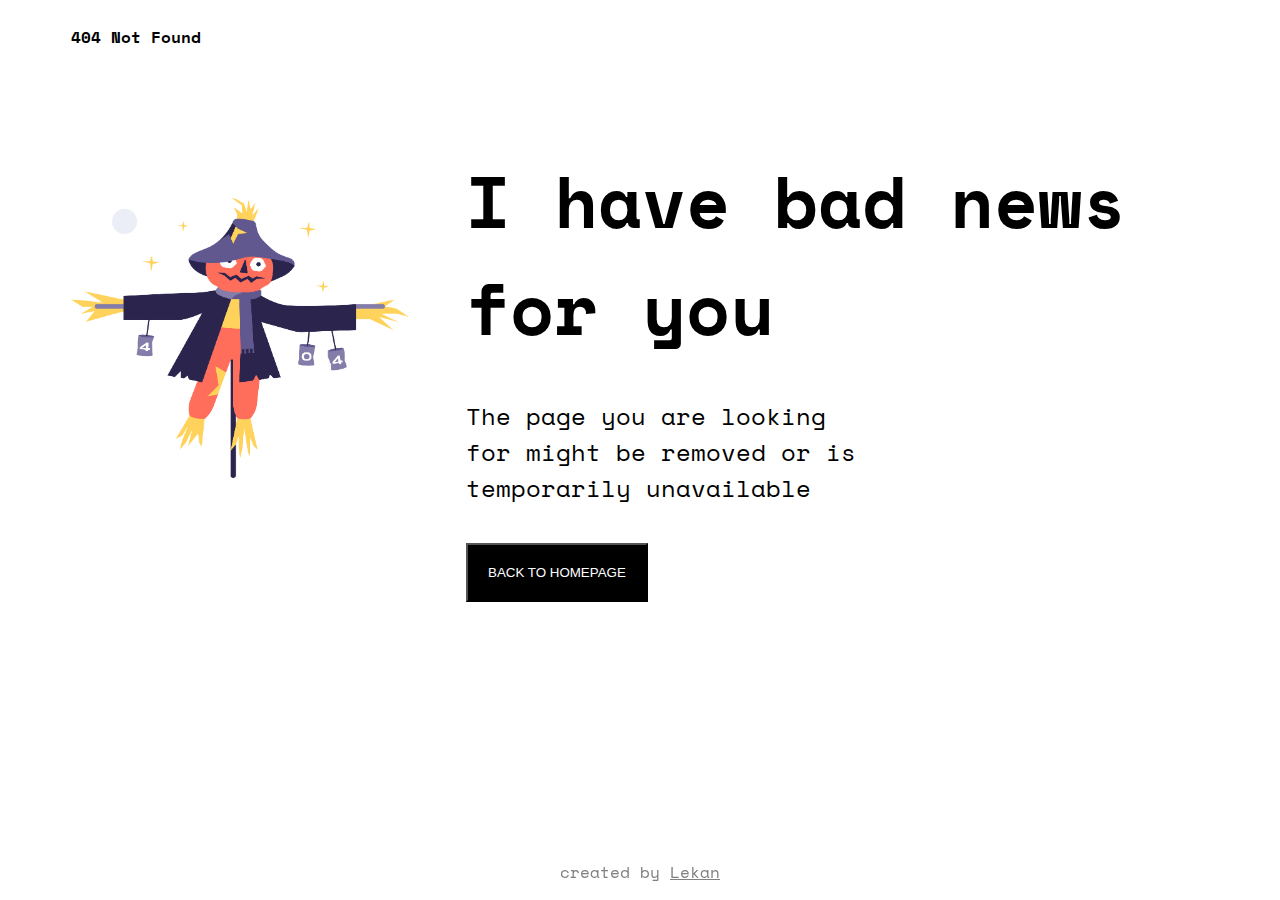
<file: 404-not-found-master/index.html>
<!DOCTYPE html>
<html lang="en">
<head>
  <meta charset="UTF-8">
  <meta http-equiv="X-UA-Compatible" content="IE=edge">
  <meta name="viewport" content="width=device-width, initial-scale=1.0">
  <title>404 Not Found</title>
  <link rel="stylesheet" href="style.css">
  <link rel="preconnect" href="https://fonts.gstatic.com">
  <link href="https://fonts.googleapis.com/css2?family=Space+Mono&display=swap" rel="stylesheet">
</head>
<body>
  <header class="not-found-header">
    404 Not Found
  </header>
  <div class="wrapper">
    <picture class="col-1">
      <img src="./images/Scarecrow.png" alt="myscarecrow">
    </picture>

    <div class="col-3">
    <p class="bold title">I have bad news for you</p>
    <p class="body">The page you are looking for might be removed or is temporarily unavailable</p>
    <button class="child"> BACK TO HOMEPAGE</button>
    </div>
    <footer>
      <p class="footer-text">created by <span class="underline"> <a href="https://github.com/Areezy"> Lekan</a>
    </footer>

  </div>
</body>
</html>
</file>
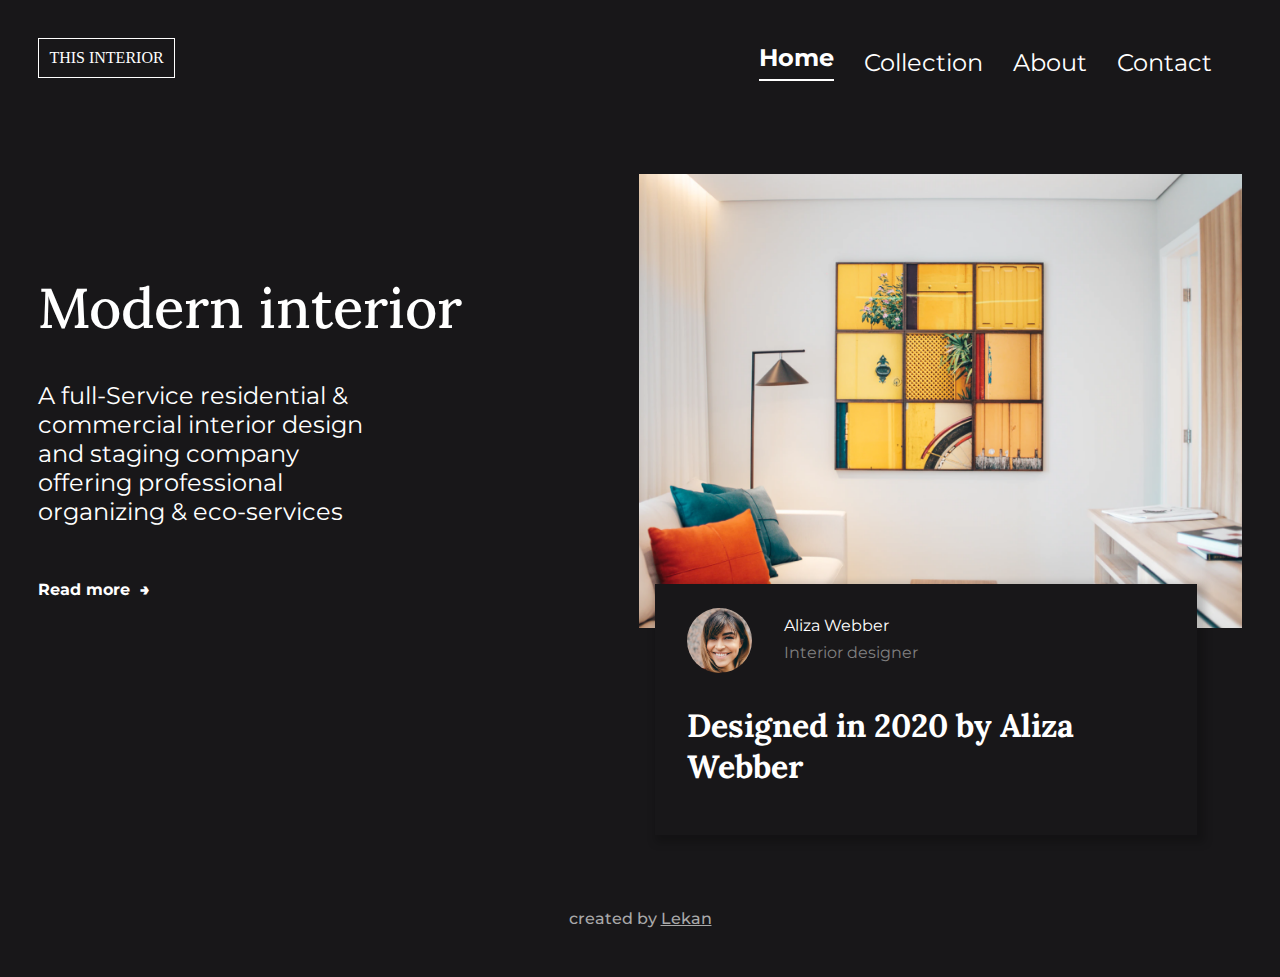
<file: interior-consultant-master/index.html>
<!DOCTYPE html>
<html lang="en">
  <head>
    <meta charset="UTF-8" />
    <meta http-equiv="X-UA-Compatible" content="IE=edge" />
    <meta name="viewport" content="width=device-width, initial-scale=1.0" />
    <title>Interior Consultant Company</title>
    <link rel="stylesheet" href="styles.css" />
    <link rel="preconnect" href="https://fonts.googleapis.com" />
    <link rel="preconnect" href="https://fonts.gstatic.com" crossorigin />
    <link
      href="https://fonts.googleapis.com/css2?family=Lora:wght@500;700&family=Montserrat:wght@400;500;700&display=swap"
      rel="stylesheet"
    />
  </head>
  <body>
    <header class="header">
      <div class="title active">THIS INTERIOR</div>
      <img src="./images/menu.png" alt="menu image" class="menu active" />
      <div class="header-container inactive">
        <img src="./images/close.png" alt="" class="close-menu inactive" />
      </div>
      <nav class="inactive active-desktop">
        <ul class="expanded-list desktop-nav">
          <li class="expanded-list-items active-list">Home</li>
          <li class="expanded-list-items">Collection</li>
          <li class="expanded-list-items">About</li>
          <li class="expanded-list-items">Contact</li>
        </ul>
      </nav>
    </header>
    <main>
      <div class="left-desktop-column">
        <h1 class="page-header active">Modern interior</h1>
        <p class="page-body active">
          A full-Service residential & commercial interior design and staging
          company offering professional organizing & eco-services
        </p>
        <div class="read-more-flex-container active">
          <p class="read-more active">
            Read more <span class="arrow-right active">&#8594;</span>
          </p>
        </div>
      </div>
      <div class="right-column-desktop">
        <div class="room-image-container active">
          <img src="./images/photo1.png" alt="room-image" class="room-image" />
        </div>
        <div class="info-card active">
          <div class="info-card-header">
            <img
              src="./images/photo2.png"
              alt="designer-image"
              class="designer-image"
            />
            <div class="info-card-namerole">
              <p class="designer-name">Aliza Webber</p>
              <p class="designer-role">Interior designer</p>
            </div>
          </div>
          <p class="designed-date">Designed in 2020 by Aliza Webber</p>
        </div>
      </div>
    </main>

    <footer class="active">
      <div>
        created by
        <span><a href="https://github.com/Areezy" target="_blank">Lekan</a></span>

      </div>
    </footer>
  </body>
  <script src="./scripts/scripts.js"></script>
</html>
</file>
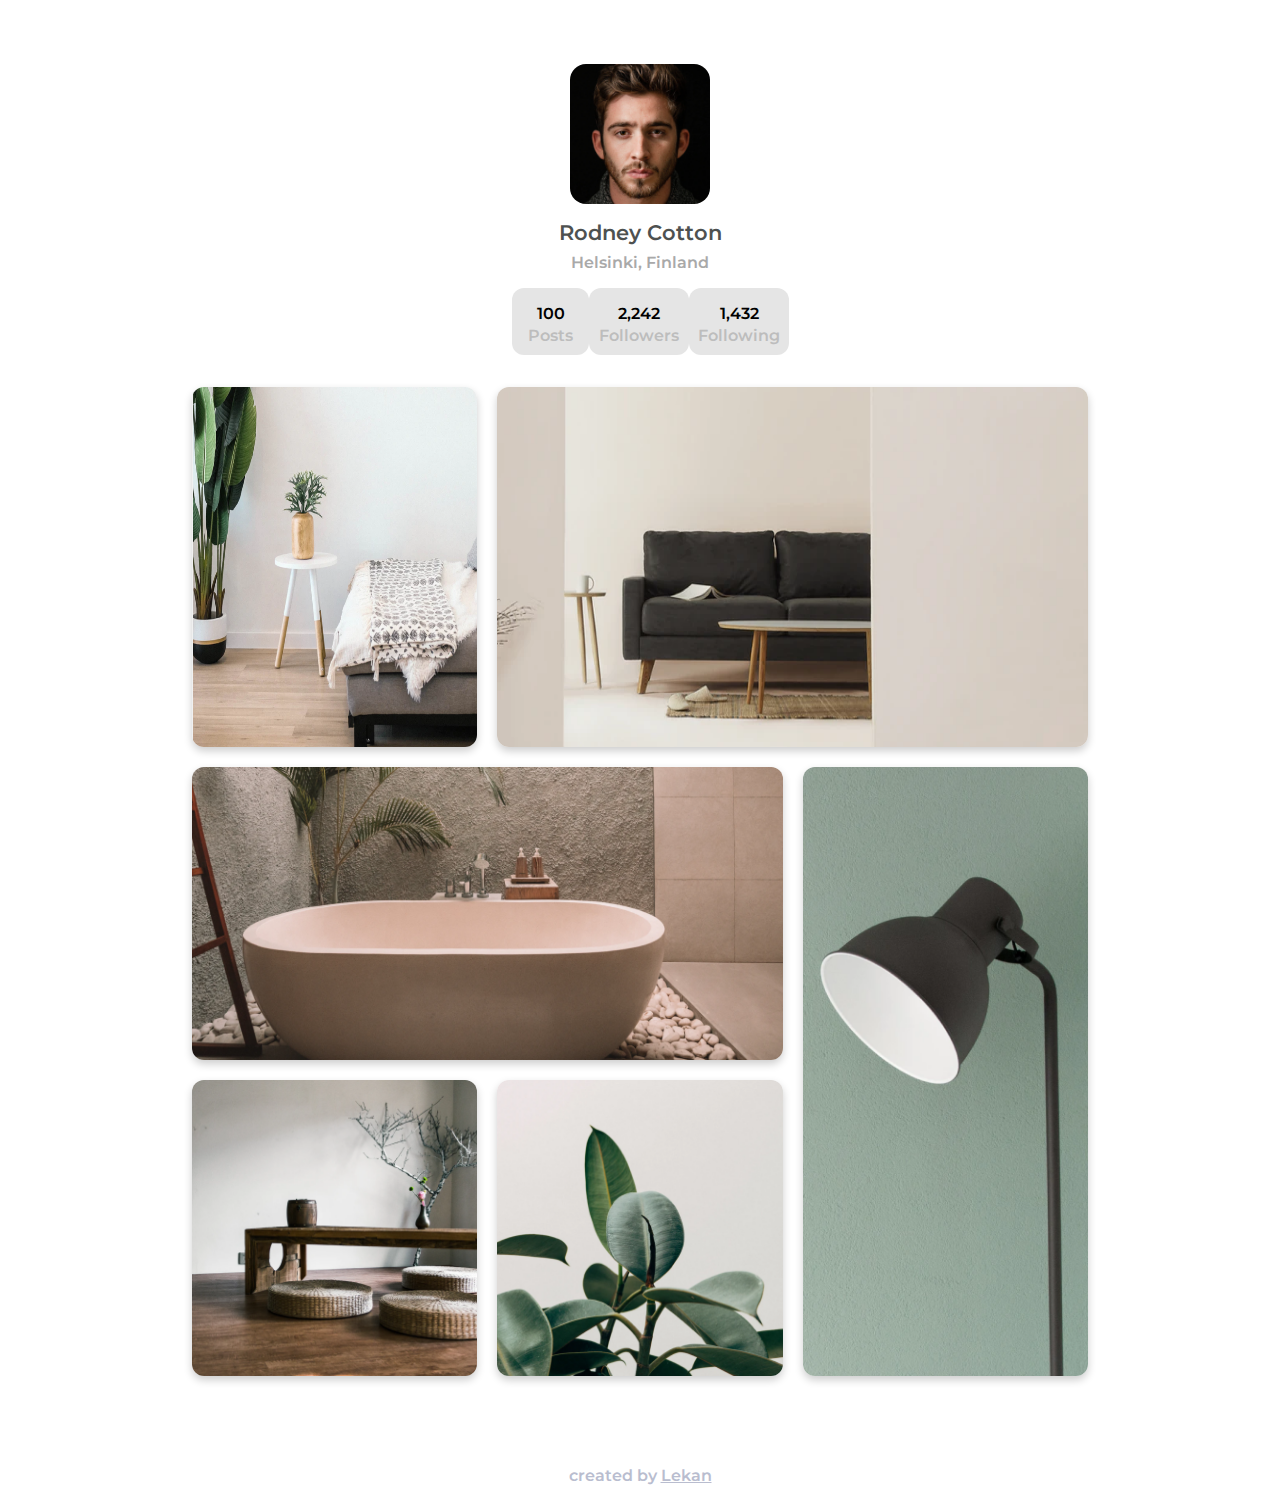
<file: my-gallery-master/index.html>
<!DOCTYPE html>
<html lang="en">
  <head>
    <meta charset="UTF-8" />
    <meta http-equiv="X-UA-Compatible" content="IE=edge" />
    <meta name="viewport" content="width=device-width, initial-scale=1.0" />
    <title>My Gallery Page</title>
    <link rel="stylesheet" href="./styles.css" />
    <link rel="preconnect" href="https://fonts.googleapis.com" />
    <link rel="preconnect" href="https://fonts.gstatic.com" crossorigin />
    <link
      href="https://fonts.googleapis.com/css2?family=Montserrat:wght@600&display=swap"
      rel="stylesheet"
    />
  </head>
  <body>
    <div class="profile">
      <img src="./images/profilePhoto.png" alt="" class="profile-picture" />
      <p class="profile-name">Rodney Cotton</p>
      <p class="profile-address">Helsinki, Finland</p>
    </div>
    <div class="profile-stats">
      <div class="post-stats">
        <p class="stat">100</p>
        <p class="stat-type">Posts</p>
      </div>
      <div class="followers-stats">
        <p class="stat">2,242</p>
        <p class="stat-type">Followers</p>
      </div>
      <div class="following-stats">
        <p class="stat">1,432</p>
        <p class="stat-type">Following</p>
      </div>
    </div>
    <div class="profile-gallery">
      <figure class="first-image">
        <img src="./images/photo1.png" alt="" class=>
      </figure>
      <figure class="second-image">
        <img src="./images/photo2.png" alt="" />
      </figure>
      <figure class="third-image">
        <img src="./images/photo3.png" alt="" />
      </figure>
      <figure class="fourth-image">
        <img src="./images/photo_4.png" alt="" />
      </figure>
      <figure class="fifth-image">
        <img src="./images/photo5.png" alt="" />
      </figure>
      <figure class="sixth-image">
        <img src="./images/photo6.png" alt="" />
      </figure>
    </div>
    <footer>
      created by
      <span><a href="https://github.com/Areezy" target="_blank">Lekan</a></span>
    </footer>
  </body>
</html>
</file>
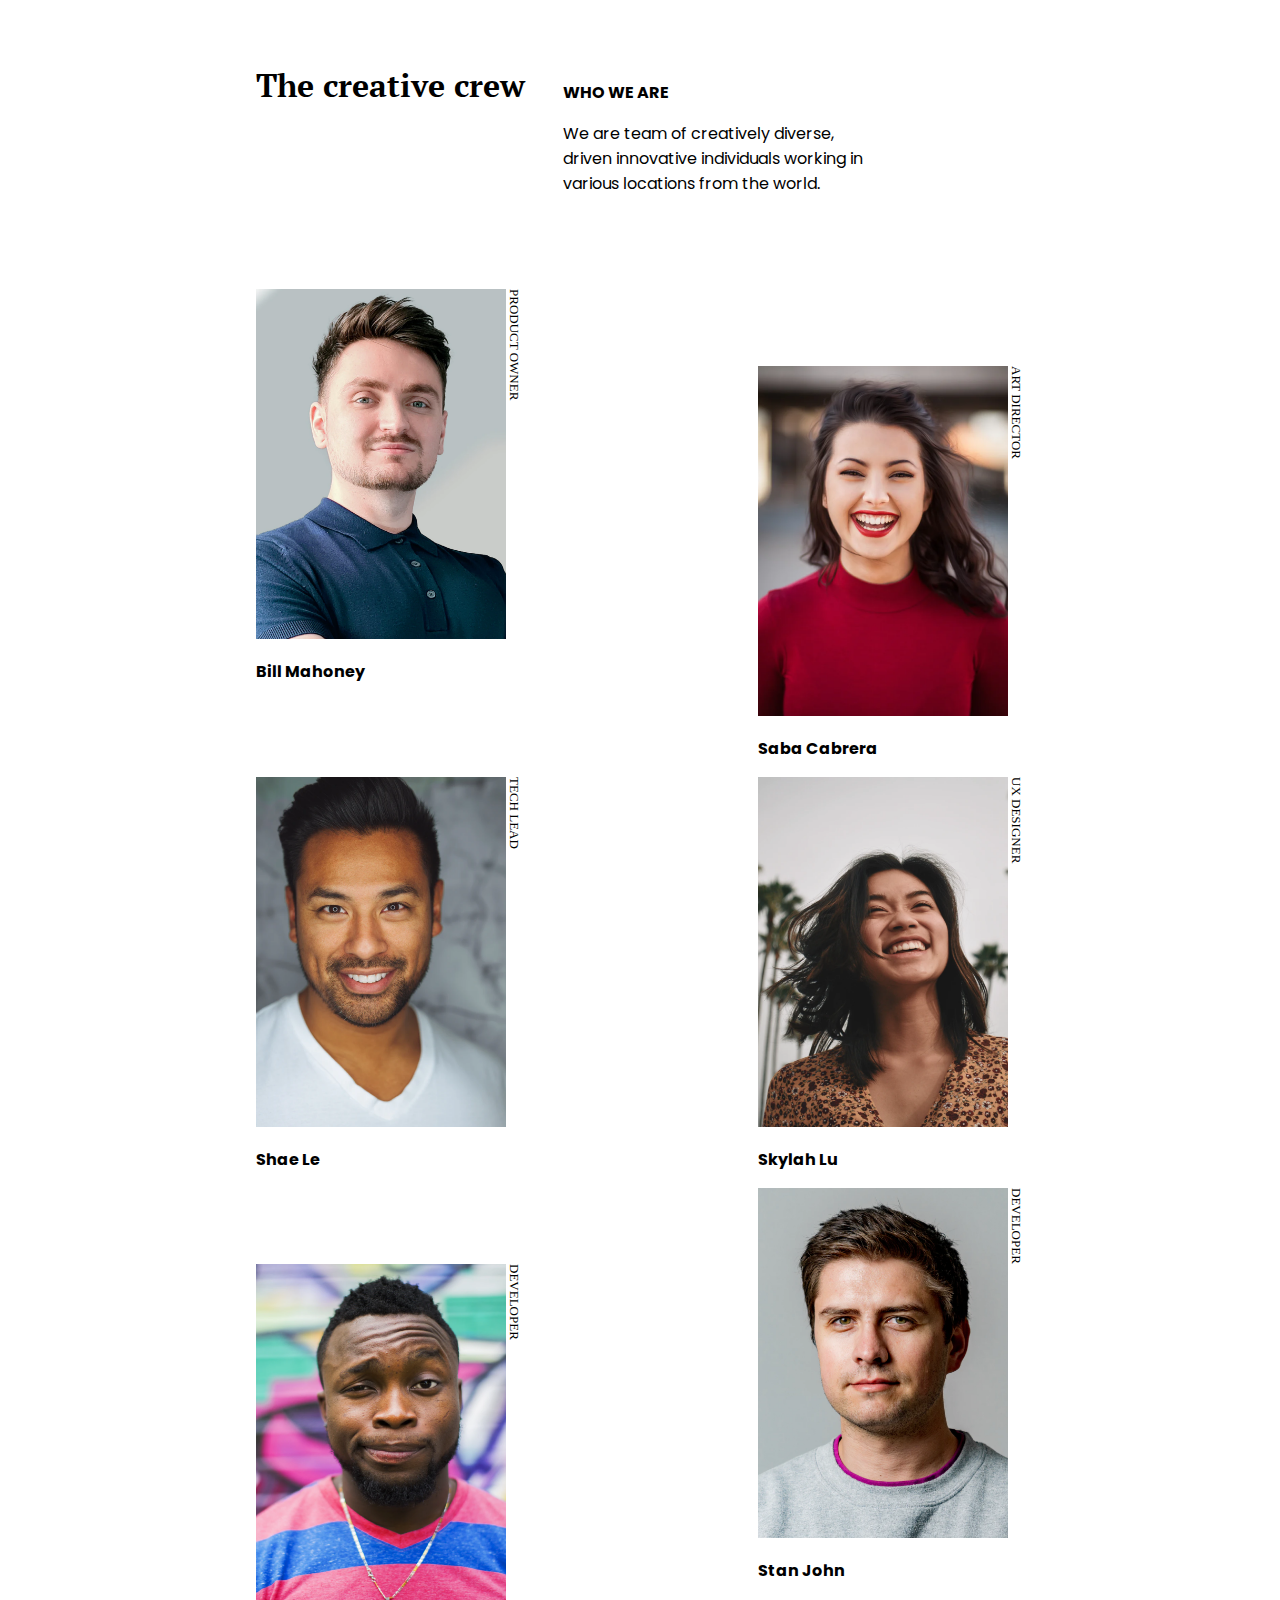
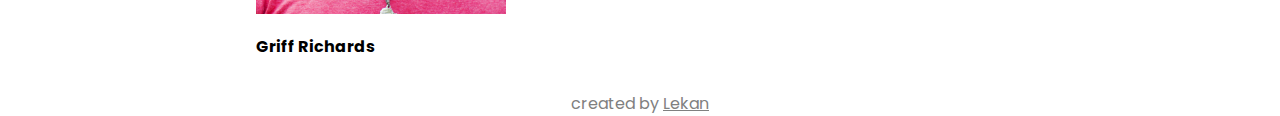
<file: my-team-page-master/index.html>
<!DOCTYPE html>
<html lang="en">
  <head>
    <meta charset="UTF-8" />
    <meta http-equiv="X-UA-Compatible" content="IE=edge" />
    <meta name="viewport" content="width=device-width, initial-scale=1.0" />
    <title>My team page</title>
    <link rel="preconnect" href="https://fonts.googleapis.com" />
    <link rel="preconnect" href="https://fonts.gstatic.com" crossorigin />
    <link
      href="https://fonts.googleapis.com/css2?family=PT+Serif:wght@700&family=Poppins:wght@400;600&display=swap"
      rel="stylesheet"
    />
    <link rel="stylesheet" href="./styles.css" />
  </head>
  <body>
    <header>
      <p class="left-col bold">The creative crew</p>
      <div class="who-container">
        <p class="who-title bold">WHO WE ARE</p>
        <p class="body">
          We are team of creatively diverse, driven innovative individuals
          working in various locations from the world.
        </p>
      </div>
    </header>
    <div class="photo-gallery">
      <div class="gallery-items first">
        <div class="grid-container">
          <img src="./images/photo1.png" alt="bill-picture" class="first" />
          <p class="bill bold body">Bill Mahoney</p>
        </div>
        <p class="role">PRODUCT OWNER</p>
      </div>
      <div class="gallery-items second mid">
        <div class="grid-container">
          <img src="./images/photo2.png" alt="Saba-picture" />
          <p class="Saba bold body">Saba Cabrera</p>
        </div>
        <p class="role">ART DIRECTOR</p>
      </div>
      <div class="gallery-items first">
        <div class="grid-container">
          <img src="./images/photo3.png" alt="Saba-picture" />
          <p class="Saba bold body">Shae Le</p>
        </div>
        <p class="role">TECH LEAD</p>
      </div>
      <div class="gallery-items second">
        <div class="grid-container">
          <img src="./images/photo4.png" alt="Saba-picture" />
          <p class="Saba bold body">Skylah Lu</p>
        </div>
        <p class="role">UX DESIGNER</p>
      </div>
      <div class="gallery-items first mid">
        <div class="grid-container">
          <img src="./images/photo5.png" alt="Saba-picture" />
          <p class="Saba bold body">Griff Richards</p>
        </div>
        <p class="role">DEVELOPER</p>
      </div>
      <div class="gallery-items second">
        <div class="grid-container">
          <img src="./images/photo6.png" alt="Saba-picture" />
          <p class="Saba bold body">Stan John</p>
        </div>
        <p class="role">DEVELOPER</p>
      </div>
    </div>
    <footer>
      <p class="footer-text">
        created by <span class="underline"> <a href="https://github.com/Areezy" target="_blank" rel="noopener noreferrer"> Lekan </a></span>
      </p>
    </footer>
  </body>
</html>
</file>
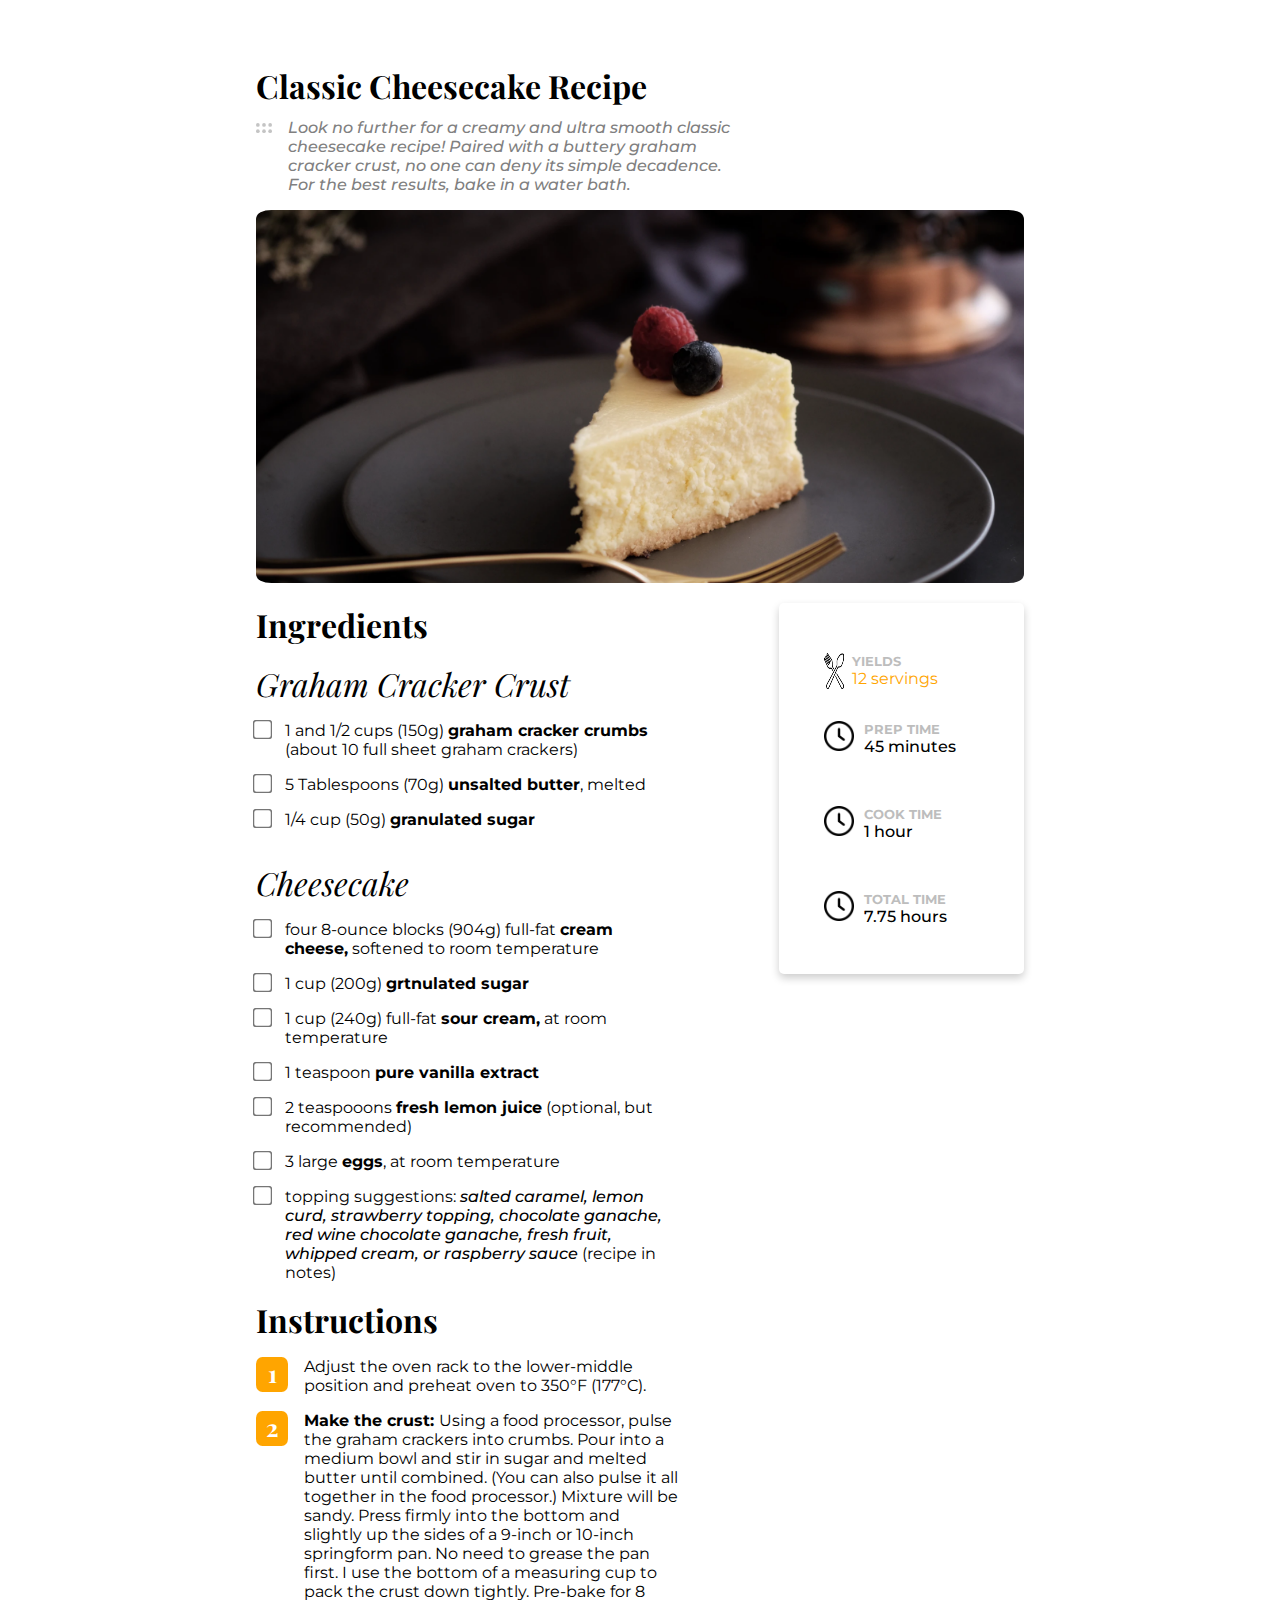
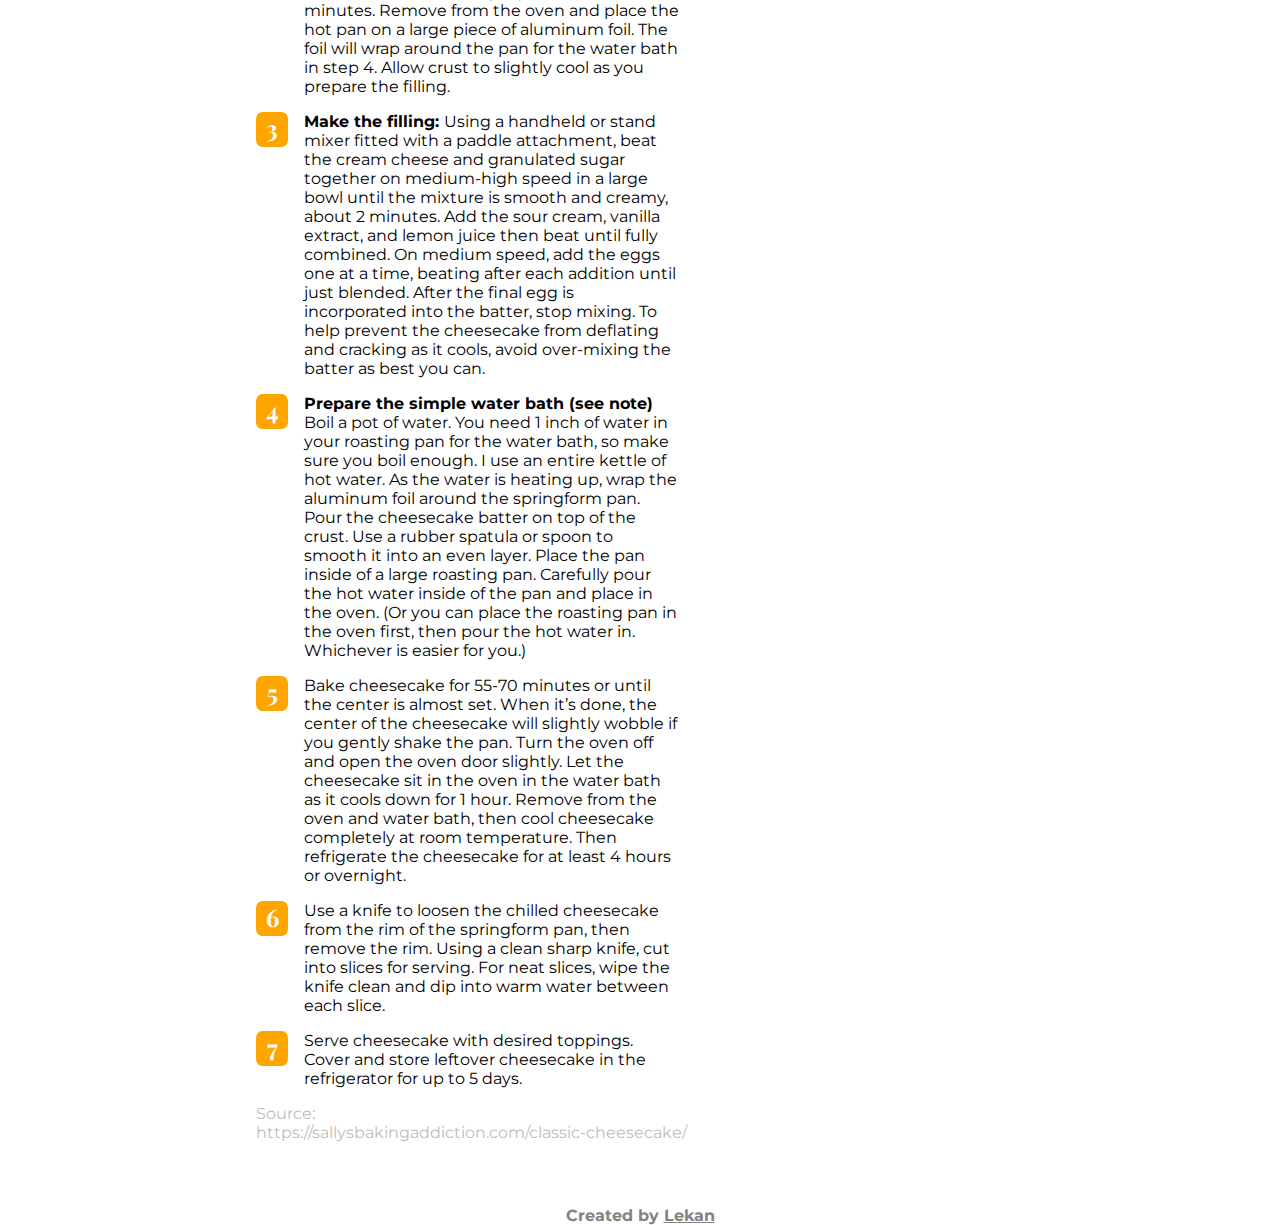
<file: recipe-page-master/index.html>
<!DOCTYPE html>
<html lang="en">
  <head>
    <meta charset="UTF-8" />
    <meta http-equiv="X-UA-Compatible" content="IE=edge" />
    <meta name="viewport" content="width=device-width, initial-scale=1.0" />
    <title>Recipe - Website</title>
    <link rel="preconnect" href="https://fonts.googleapis.com" />
    <link rel="preconnect" href="https://fonts.gstatic.com" crossorigin />
    <link
      href="https://fonts.googleapis.com/css2?family=Montserrat:ital,wght@0,400;0,500;0,700;1,400;1,500&family=Playfair+Display:ital,wght@0,400;0,700;1,400&display=swap"
      rel="stylesheet"
    />
    <link rel="stylesheet" href="./styles.css" />
  </head>
  <body>
    <article class="intro">
      <h1 class="recipe-title">Classic Cheesecake Recipe</h1>
      <div class="recipe-body-container">
        <img src="./images/6dots.svg" alt="" class="dots">
        <p class="recipe-intro">
          Look no further for a creamy and ultra smooth classic cheesecake recipe!
          Paired with a buttery graham cracker crust, no one can deny its simple
          decadence. For the best results, bake in a water bath.
        </p>
      </div>
      <img src="./images/cheesecake.png" alt="" class="cheesecake-image" />
    </article>
    <div class="desktop-flex-container">
          <div class="card-container">
      <div class="yields">
        <img src="./images/fork.png" alt="" class="fork-image">
        <div class="yields-text">
          <h5>YIELDS</h6>
          <p class="orange-color">12 servings</p>
        </div>
      </div>
      <div class="times">
        <div class="prep-time">
          <img src="./images/clock.png" alt="" class="clock-image">
          <div class="prep-time-text">
            <h5>PREP TIME</h6>
            <p class="time-taken">45 minutes</p>
          </div>
        </div>
        <div class="cook-time">
          <img src="./images/clock.png" alt="" class="clock-image">
          <div class="prep-time-text">
            <h5>COOK TIME</h6>
            <p class="time-taken">1 hour</p>
          </div>
        </div>
        <div class="total-time">
          <img src="./images/clock.png" alt="" class="clock-image">
          <div class="prep-time-text">
            <h5>TOTAL TIME</h6>
            <p class="time-taken">7.75 hours</p>
          </div>
        </div>
      </div>      
    </div>
    <main>
      <div class="ingredients">
        <h2 class="ingredients-header">
          Ingredients
        </h2>
        <div class="ingredient-sections">  
          <p class="food-title">
            Graham Cracker Crust
          </p>
          <div class="steps">        
            <div class="steps-list">
              <!-- extra div to fix rendering issue of checkbox being a flex child in ios. (Sophie Alpert's Solution) source- https://stackoverflow.com/questions/34220553/flexbox-resizes-a-checkbox-too-small -->
              <div>
                <input type="checkbox" >
              </div>
              <p>
                1 and 1/2 cups (150g) <span class="bold">graham cracker crumbs</span> (about 10 full sheet graham crackers)
              </p>
            </div>
            <div class="steps-list">
              <div>
                <input type="checkbox" >
              </div>
              <p>
                5 Tablespoons (70g) <span class="bold">unsalted butter</span>,    melted
              </p>
            </div>
            <div class="steps-list">
              <div>
                <input type="checkbox" >
              </div>
              <p>
                1/4 cup (50g) <span class="bold">granulated sugar</span>
              </p>
            </div>
          </div>
        </div>
        <div class="ingredient-sections second-section">  
          <p class="food-title">
            Cheesecake
          </p>
          <div class="steps">        
            <div class="steps-list">
              <div>
                <input type="checkbox" >
              </div>
              <p>
                four 8-ounce blocks (904g) full-fat <span class="bold">cream cheese,</span> softened to room temperature
              </p>
            </div>
            <div class="steps-list">
              <div>
                <input type="checkbox" >
              </div>
              <p>
                1 cup (200g) <span class="bold">grtnulated sugar</span>
              </p>
            </div>
            <div class="steps-list">
              <div>
                <input type="checkbox" >
              </div>
              <p>
              1 cup (240g) full-fat <span class="bold">sour cream,</span> at room temperature
              </p>
            </div>
            <div class="steps-list">
              <div>
                <input type="checkbox" >
              </div>
              <p>
              1 teaspoon <span class="bold">pure vanilla extract</span>
              </p>
            </div>
            <div class="steps-list">
              <div>
                <input type="checkbox" >
              </div>
              <p>
              2 teaspooons  <span class="bold">fresh lemon juice</span> (optional, but recommended)
              </p>
            </div>
            <div class="steps-list">
              <div>
                <input type="checkbox" >
              </div>
              <p>
              3 large  <span class="bold">eggs</span>, at room temperature
              </p>
            </div>
            <div class="steps-list">
              <div>
                <input type="checkbox" >
              </div>
              <p>
              topping suggestions: <span class="italics">salted caramel, lemon curd, strawberry topping, chocolate ganache, red wine chocolate ganache, fresh fruit, whipped cream, or raspberry sauce</span> (recipe in notes) 
              </p>
            </div>
          </div>
        </div>
        </div>
        <div class="instructions">
          <h2 class="instructions-header">
            Instructions
          </h2>   
          <div class="instruction-steps">
            <div class="step">
              <div class="step-number">1</div>
              <p class="step-detail">Adjust the oven rack to the lower-middle position and preheat oven to 350°F (177°C).</p>
            </div>
          </div>     
          <div class="instruction-steps">
            <div class="step">
              <div class="step-number">2</div>
              <p class="step-detail">
                <span class="bold">Make the crust: </span>Using a food processor, pulse the graham crackers into crumbs. Pour into a medium bowl and stir in sugar and melted butter until combined. (You can also pulse it all together in the food processor.) Mixture will be sandy. Press firmly into the bottom and slightly up the sides of a 9-inch or 10-inch springform pan. No need to grease the pan first. I use the bottom of a measuring cup to pack the crust down tightly. Pre-bake for 8 minutes. Remove from the oven and place the hot pan on a large piece of aluminum foil. The foil will wrap around the pan for the water bath in step 4. Allow crust to slightly cool as you prepare the filling.</p>
            </div>
          </div>     
          <div class="instruction-steps">
            <div class="step">
              <div class="step-number">3</div>
              <p class="step-detail">
                <span class="bold">Make the filling: </span>Using a handheld or stand mixer fitted with a paddle attachment, beat the cream cheese and granulated sugar together on medium-high speed in a large bowl until the mixture is smooth and creamy, about 2 minutes. Add the sour cream, vanilla extract, and lemon juice then beat until fully combined. On medium speed, add the eggs one at a time, beating after each addition until just blended. After the final egg is incorporated into the batter, stop mixing. To help prevent the cheesecake from deflating and cracking as it cools, avoid over-mixing the batter as best you can.</p>
            </div>
          </div>     
          <div class="instruction-steps">
            <div class="step">
              <div class="step-number">4</div>
              <p class="step-detail">
                <span class="bold">Prepare the simple water bath (see note) </span> Boil a pot of water. You need 1 inch of water in your roasting pan for the water bath, so make sure you boil enough. I use an entire kettle of hot water. As the water is heating up, wrap the aluminum foil around the springform pan. Pour the cheesecake batter on top of the crust. Use a rubber spatula or spoon to smooth it into an even layer. Place the pan inside of a large roasting pan. Carefully pour the hot water inside of the pan and place in the oven. (Or you can place the roasting pan in the oven first, then pour the hot water in. Whichever is easier for you.)</p>
            </div>
          </div>    
          <div class="instruction-steps">
            <div class="step">
              <div class="step-number">5</div>
              <p class="step-detail">
                Bake cheesecake for 55-70 minutes or until the center is almost set. When it’s done, the center of the cheesecake will slightly wobble if you gently shake the pan. Turn the oven off and open the oven door slightly. Let the cheesecake sit in the oven in the water bath as it cools down for 1 hour. Remove from the oven and water bath, then cool cheesecake completely at room temperature. Then refrigerate the cheesecake for at least 4 hours or overnight.</p>
            </div>
          </div> 
          <div class="instruction-steps">
            <div class="step">
              <div class="step-number">6</div>
              <p class="step-detail">
                Use a knife to loosen the chilled cheesecake from the rim of the springform pan, then remove the rim. Using a clean sharp knife, cut into slices for serving. For neat slices, wipe the knife clean and dip into warm water between each slice.</p>
            </div>
          </div>  
          <div class="instruction-steps">
            <div class="step">
              <div class="step-number">7</div>
              <p class="step-detail">
                  Serve cheesecake with desired toppings. Cover and store leftover cheesecake in the refrigerator for up to 5 days.
              </p>
            </div>
          </div>      
        </div>
    </main>
    </div>

      <div class="source">
        Source: 
        <p>https://sallysbakingaddiction.com/classic-cheesecake/</p> 
      </div>
      <footer>Created by <span class=""><a href="https://github.com/Areezy" class="github-link" target="_blank">Lekan</a></span></footer>
  </body>
</html>
</file>
<file: 404-not-found-master/style.css>
* {
  box-sizing: border-box;
}

body {
  font-family: "Space Mono", monospace;
}

header {
  font-weight: bold;
  margin-left: 5%;
  margin-top: 2%;
  margin-bottom: 2%;
}

.col-1 {
  display: flex;
  align-items: center;
  justify-content: center;
  width: 90%;
}

.col-1 img {
  width: 65%;
  height: auto;
}

.bold {
  font-weight: bolder;
}

.title {
  font-size: 2.5rem;
  margin-bottom: 5%;
}

button {
  padding: 15px;
  background-color: black;
  color: white;
}

.body {
  font-size: 1rem;
  margin-bottom: 5%;
}

button:hover {
  background-color: grey;
  cursor: pointer;
}

.underline {
  text-decoration: underline;
}

footer {
  position: fixed;
  left: 0;
  bottom: 0;
  width: 100%;
  color: grey;
  text-align: center;
}

.footer-text {
  color: grey;
}

.col-3 {
  margin-left: 5%;
}

a {
  color: grey;
}

/* Desktop screen Sizes */
@media only screen and (min-width: 768px) {
  .wrapper {
    display: flex;
    flex-direction: row;
    width: 90%;
    margin-left: 5%;
    margin-right: 5%;
  }

  .col-1 {
    flex-basis: 45%;
  }

  .col-1 img {
    width: 100%;
    height: auto;
  }

  .bold {
    font-weight: bolder;
  }

  .title {
    font-size: 4.5rem;
  }

  button {
    padding: 20px;
    background-color: black;
    color: white;
  }

  .body {
    padding-right: 45%;
    font-size: 1.5rem;
    margin-bottom: 5%;
  }

  button:hover {
    background-color: grey;
    cursor: pointer;
  }

  .underline {
    text-decoration: underline;
  }

  footer {
    position: fixed;
    left: 0;
    bottom: 0;
    width: 100%;
    color: grey;
    text-align: center;
  }
}
</file>
<file: interior-consultant-master/styles.css>
* {
    box-sizing: border-box;
}

html {
    font-size: 100%;
}

body {
    background-color: #181719;
    color: white;
    font-family: Cambria, Cochin, Georgia, Times, 'Times New Roman', serif;
    margin: 3% 3%;
    height: 100vh;
    display: flex;
    flex-direction: column;
}

.title {
    border: 1px solid white;
    padding: 10px;
}

header {
    display: flex;
    flex-direction: row;
    justify-content: space-between;
    
}

.menu {
    height: 2em;
    width: 2em;
    margin-right: 5px;
    cursor: pointer;
}

.page-header {
    font-family: 'Lora';
    font-size: 3rem;
    font-weight: 500;
}

.page-body {
    width: 60%;
    font-family: 'Montserrat';
    font-weight: 400;
    font-size: 1rem;
}

.read-more {
    font-family: 'Montserrat';
    font-weight: 700;
    margin-top: 5%;
    font-size: 1rem;
}

.arrow-right {
    /* width: 5%;
    height: 5%; */
    margin-left: 5px;
    font-weight: bolder;
    /* margin-top: 2%;
    margin-left: 2%; */
}

.read-more-flex-container {
    display: flex;
    flex-direction: row;
    /* justify-content: stretch; */
    

}

.room-image-container {
    width: 100%;
}

/* .room-image-container img {
    width: 100%;
} */

.room-image {
    width: 100%;
    height: 100%;
}

.info-card {
    width: 90%;
    box-shadow: 4px 4px 8px 4px rgba(0,0,0,0.2);
    padding: 1.5rem 1rem 1rem 2rem;
    position: relative;
    top: -3rem;
    right:1rem;
    left: 1rem;
    background-color: #181719;

}

.info-card-header {
    display: flex;
    flex-direction: row;
}

.designer-image {
    border-radius: 50%;
    width: 65px;
    height: 65px;
    margin-right: 2rem;
}

.designer-name, .designer-role {
    margin: 0;
}

.designer-name {
    margin-top: 0.5rem;
    margin-bottom: 0.5rem;
    font-family: 'Montserrat';
    font-weight: 400;
    font-size: 1rem;
}

.designer-role {
    font-family: 'Montserrat';
    font-weight: 400;
    font-size: 1rem;
    color:grey;
}

.designed-date {
    font-family: 'Lora';
    font-size: 2rem;
    font-weight: 700;
}

footer {
    text-align: center;
    font-family: 'Montserrat';
    font-weight: 500;
    color: #A9A9A9;
    margin-top: auto;
    display: flex;
    flex-direction: column;
    justify-content: flex-end;
    padding-bottom: 10px;
    
   
}

a {
    color: #A9A9A9;
}


.header-container {
    display: flex;
    flex-direction: row-reverse;
}

.inactive {
    display: none;
}


.expanded-list {
    list-style-type: none;
    font-size: 1.5rem;
    font-family: 'Montserrat';
    font-weight: 400;
    display: flex;
    height: 60vh;
    flex-direction: column;
    align-items: center;
    justify-content: space-evenly;
    padding: 0;
    

}

.expanded-list-items, .close-menu {
    cursor: pointer;
}

.active-list {
    font-weight: bold;
    padding-bottom: 0.3em;
    border-bottom: 2px solid white;
}

@media only screen and (min-width: 768px) {

    .menu {
        display: none;
    }

    .active-desktop {
        display: block;
    }

    .desktop-nav {
        display: flex;
        flex-direction: row;
    }

    .expanded-list {
        height: 0;
        width: 40vw;
        margin-bottom: 0;

    }

    main {
        display: flex;
        flex-direction: row;
        margin-top: 6rem;
    }

    .left-desktop-column {
        margin-top: 5%;
        
    }

    .info-card {
        max-width: 35rem;
        right: 100rem;
    }

    .page-header {
        font-size: 3.5rem;
    }

    .page-body {
        font-size: 1.5rem;
    }
 

}
</file>
<file: my-gallery-master/styles.css>
* {
    box-sizing: border-box;
    margin: 0;
    padding: 0;
}

html {
    font-size: 100%;
}

body {
    margin-left: 5%;
    margin-right: 5%;
    margin-top: 10%;
    font-family: "Montserrat";
    font-weight: 600;
}

.profile-picture {
    height: 140px;
    width: 140px;
    border-radius: 16px;
}

.profile {
    display: flex;
    flex-direction: column;
    align-items: center;
}

.profile-name {

    margin-top: 1rem;
    font-size: 1.3rem;
    color: #4E5150;
;
}

.profile-address {
    font-family: "Montserrat";
    font-weight: 600;
    color: #A9A9A9;
    margin-top: 0.5rem;
}

.profile-stats {
    display: flex;
    flex-direction: row;
    width: 100%;
    justify-content: space-evenly;   
    margin-top: 1rem;
}

.post-stats, .followers-stats, .following-stats {
    background-color: #E5E5E5;
    width: 6.25rem;
    height: 4.18rem;
    padding: 1rem;
    display: flex;
    flex-direction: column;
    align-items: center;
    border-radius: 12px;
}

.stat-type {
    color: #BDBDBD;
}

.stat {
    margin-bottom: 0.2rem;
}

.profile-gallery {
    display: grid;
    grid-template-rows: 20vh 20vh 20vh;
    grid-template-columns: 1fr 1fr 1fr;
    margin-top: 2rem;
    grid-gap: 5%;
}

figure img {
    width: 100%;
    height:100%;
    border-radius: 12px;
}

.first-image {
    grid-column: 1/2;
    grid-row: 1/2;
    height: 100%;
    width: 100%;
    /* max-height: 30vh; */
    border-radius: 12px;
    box-shadow: 0 4px 8px 0 rgba(0,0,0,0.2);
}

.first-image:hover, .second-image:hover, .third-image:hover, .fourth-image:hover, .fifth-image:hover, .sixth-image:hover {
    box-shadow: 0 8px 16px 0 rgba(0,0,0,0.2);
    cursor: pointer;
}

.second-image {
    grid-column: 2/4;
    grid-row: 1/2; 
    border-radius: 12px;
    width: 100%;
    height: 100%;
    /* max-height: 40vh; */
    box-shadow: 0 4px 8px 0 rgba(0,0,0,0.2);

}


.third-image {
    grid-column: 1/3;
    grid-row: 2/3;   
    border-radius: 12px;  
    box-shadow: 0 4px 8px 0 rgba(0,0,0,0.2);
}

.fourth-image {
    grid-column: 3/4;
    grid-row: 2/4;   
    border-radius: 12px;   
    box-shadow: 0 4px 8px 0 rgba(0,0,0,0.2);
}

.fifth-image {
    grid-column: 2/3;
    grid-row: 3/4;       
    border-radius: 12px;    
    box-shadow: 0 4px 8px 0 rgba(0,0,0,0.2);
}

.sixth-image {
    grid-column: 1/2;
    grid-row: 3/4;       
    border-radius: 12px;
    box-shadow: 0 4px 8px 0 rgba(0,0,0,0.2);
}

footer{
    text-align: center;
    margin-top: 4rem;
    margin-bottom: 1rem;
    color: #B9BDCF;

}

a {
    color:#B9BDCF ;
}

@media only screen and (min-width: 768px) {
    body {
        margin-top: 5%;
        margin-left: 15%;
        margin-right: 15%;
    }

    .profile-stats {
        padding-left: 20rem;
        padding-right: 20rem;
    }

    .profile-gallery {
        grid-template-rows: 40vh;
        grid-gap: 20px;
    }

    footer {
        margin-top: 10%;
    }



}
</file>
<file: my-team-page-master/styles.css>
* {
    box-sizing: border-box;
}

body{
    margin: 10% 5%;
    height: 100vh;

}

.left-col {
    font-size: 2rem;
}

.left-col {
    font-family: 'PT Serif', serif;
    font-weight: 700;
}

.who-title {
    font-family: 'Poppins';
    font-weight: 600;
}

.body {
    font-family: 'Poppins';
    font-weight: 400;
}

.photo-gallery {
    display: flex;
    flex-flow: row wrap;
    justify-content: space-between;
    width: 100%;
    margin-top: 10%;
}

.bold {
    font-weight: bold;
}

.gallery-items {
    flex-basis: 40%;
    display: grid;
    grid-template-columns: 1fr, 1fr;
    grid-template-rows: auto;
}

.first {
    margin-right: 5%;

}

.grid-container {
    grid-column: 1/2;
}

.role{
    grid-column: 2/3;
    writing-mode: vertical-rl;
    margin: 0%;
    font-size: small;
    padding: 0;
    
}

.second {
    margin-top: 10%;
}

.gallery-items img {
    min-width: 160px;
    width: 100%;
    height: auto;
}

footer {
    /* position: relative;  */
    left: 0;
    bottom: 0;
    width: 100%;
    color: grey;
    text-align: center;
    font-family: 'Poppins';
    font-weight: 400;
    
} 

.footer-text, a {
    color: grey;
}

.underline{
    text-decoration: underline;
}


/* Desktop screen Sizes */
@media only screen and (min-width: 768px) {
    body {
        margin: 5% 20%;
    }
 
    header {
        display: flex;
        flex-direction: row;

    }

    .left-col {
        width: 40%;
        margin-top: 0;
    }

    .who-container {
        width: 40%;
    }

    .gallery-items {
        flex-basis: 26.6%;
        display: grid;
        grid-template-columns: 1fr, 1fr;
        grid-template-rows: auto;
    }
    
    .first, .second {
        margin: 0%;

    }


    .gallery-items img {
        width: 250px;
        /* width: 100%; */
        height: 350px;

    }

    .mid {
        margin-top: 10%;
    }


}





/* .bill {
    writing-mode: vertical-rl;
} */
</file>
<file: recipe-page-master/styles.css>
html {
    font-size: 100%;
}

* {
    margin: 0;
    padding: 0;
    
}

body{
    margin-left: 2%;
    margin-right: 2%;
    margin-top: 5%;
    margin-bottom: 2%;
    height: 100vh;
}

h5 {
    color: #BDBDBD;
    font-family: "Montserrat";
    font-weight: 700;
}

.intro {
    margin-bottom: 1rem;
}

.cheesecake-image {
    width: 100%;
    height: 35vh;
    border-radius: 2%;
 
}

.recipe-title {
    font-family: "Playfair Display";
    font-weight: 700;
    font-size: 2rem;
    margin-bottom: 1rem;

}

.recipe-intro {
    font-family: "Montserrat";
    font-weight: 500;
    color: grey;
    font-size: 1rem;
    width: 86%;
    font-style: italic;
    margin-top: -0.3rem;

}

.dots {
    color: #4F4F4F;
    width: 16px;
    margin-right: 1rem;

}

.recipe-body-container {
    display: flex;
    flex-direction: row;
    flex-wrap: wrap;
    align-items: flex-start;
    margin-bottom: 1rem;
}

.yields {
    display: flex;
    flex-direction: row;
    height: 4vh;
    margin-bottom: 2rem;
}

.fork-image {
    width: 20px;
    height: 100%;
    margin-right: 0.5rem;
}

.yields-text {
    height: 100%;
    font-family: "Montserrat";
}


.orange-color {
    color: orange;
}

.orange-background-color {
    background-color: orange;
}

/* .times {
    height: 4vh;
} */

.prep-time, .cook-time, .total-time {
    display: flex;
    flex-direction: row;
    height: 4vh;

}

.clock-image {
    width: 30px;
    height: 100%;
    margin-right: 10px;
}

.time-taken {
    font-family: "Montserrat";
    font-weight: 500;
}

.times {
    display: flex;
    flex-direction: row;
    justify-content: space-between;
    align-items: flex-start;
    margin-bottom: 3rem;
}


.ingredients-header, .instructions-header {
    font-family: "Playfair Display";
    font-weight: 700;
    margin-bottom: 1rem;
    font-size: 2rem;
}

.food-title {
    font-family: "Playfair Display";
    font-weight: 400;
    font-style: italic;
    margin-bottom: 1rem;
    font-size: 2rem;
}

.bold {
    font-weight: bold;
    font-family: "Montserrat";
    font-weight: 700;
}

.steps-list {
    font-family: "Montserrat";
    font-weight: 400;
    font-size: 1rem;
    display: flex;
    margin-bottom: 1rem;

}

input[type=checkbox] {
    transform: scale(1.5);
    margin-right: 1rem;

}

.second-section {
    margin-top: 2rem;
}

.italics {
    font-style: italic;
    font-weight: 500;
}

.step {
    display: flex;
    flex-direction: row;
}

.step-number {
    background-color: orange;
    color: white;
    border-radius: 20%;
    min-width: 2rem;
    height: 35px;
    display: flex;
    justify-content: center;
    margin-right: 1rem;
    max-height: 50px;
    font-family: "Playfair Display";
    font-weight: 700;
    font-size: 1.5rem;
    
}

.step-detail {
    font-family: "Montserrat";
    font-weight: 400;    
}

.instruction-steps {
    margin-bottom: 1rem;
}

.source {
    font-family: "Montserrat";
    font-weight: 400;       
    color: #BDBDBD;

}

footer {
    font-family: "Montserrat";
    font-weight: 700;  
    color: #828282;
    text-align: center;
    margin-top: 4rem;
    margin-bottom: 0;

}

.github-link {
    color: #828282;
}

/* desktop view */
@media only screen and (min-width: 768px) {
    body{
        margin-left: 20%;
        margin-right: 20%;
    }

    .recipe-intro {
        width:60%
    }

    .cheesecake-image {
        height: auto;
    }

    .desktop-flex-container {
        display: flex;     
    }

    main {
        order: -1;
        padding-right: 100px;
    }

    .card-container {
        box-shadow: 0 4px 8px 0 rgba(0,0,0,0.2);
        transition: 0.3s;
        border-radius: 5px;
        height: fit-content; 
        padding-top: 50px;
        padding-left: 45px;
 

    }
    .times {
        flex-direction: column;
        width: 200px;

    }

    .prep-time, .cook-time, .total-time {
        height: fit-content;
    }

    .prep-time {
        margin-bottom: 50px;
    }

    .cook-time {
        margin-bottom: 50px;
    }



}
</file>
